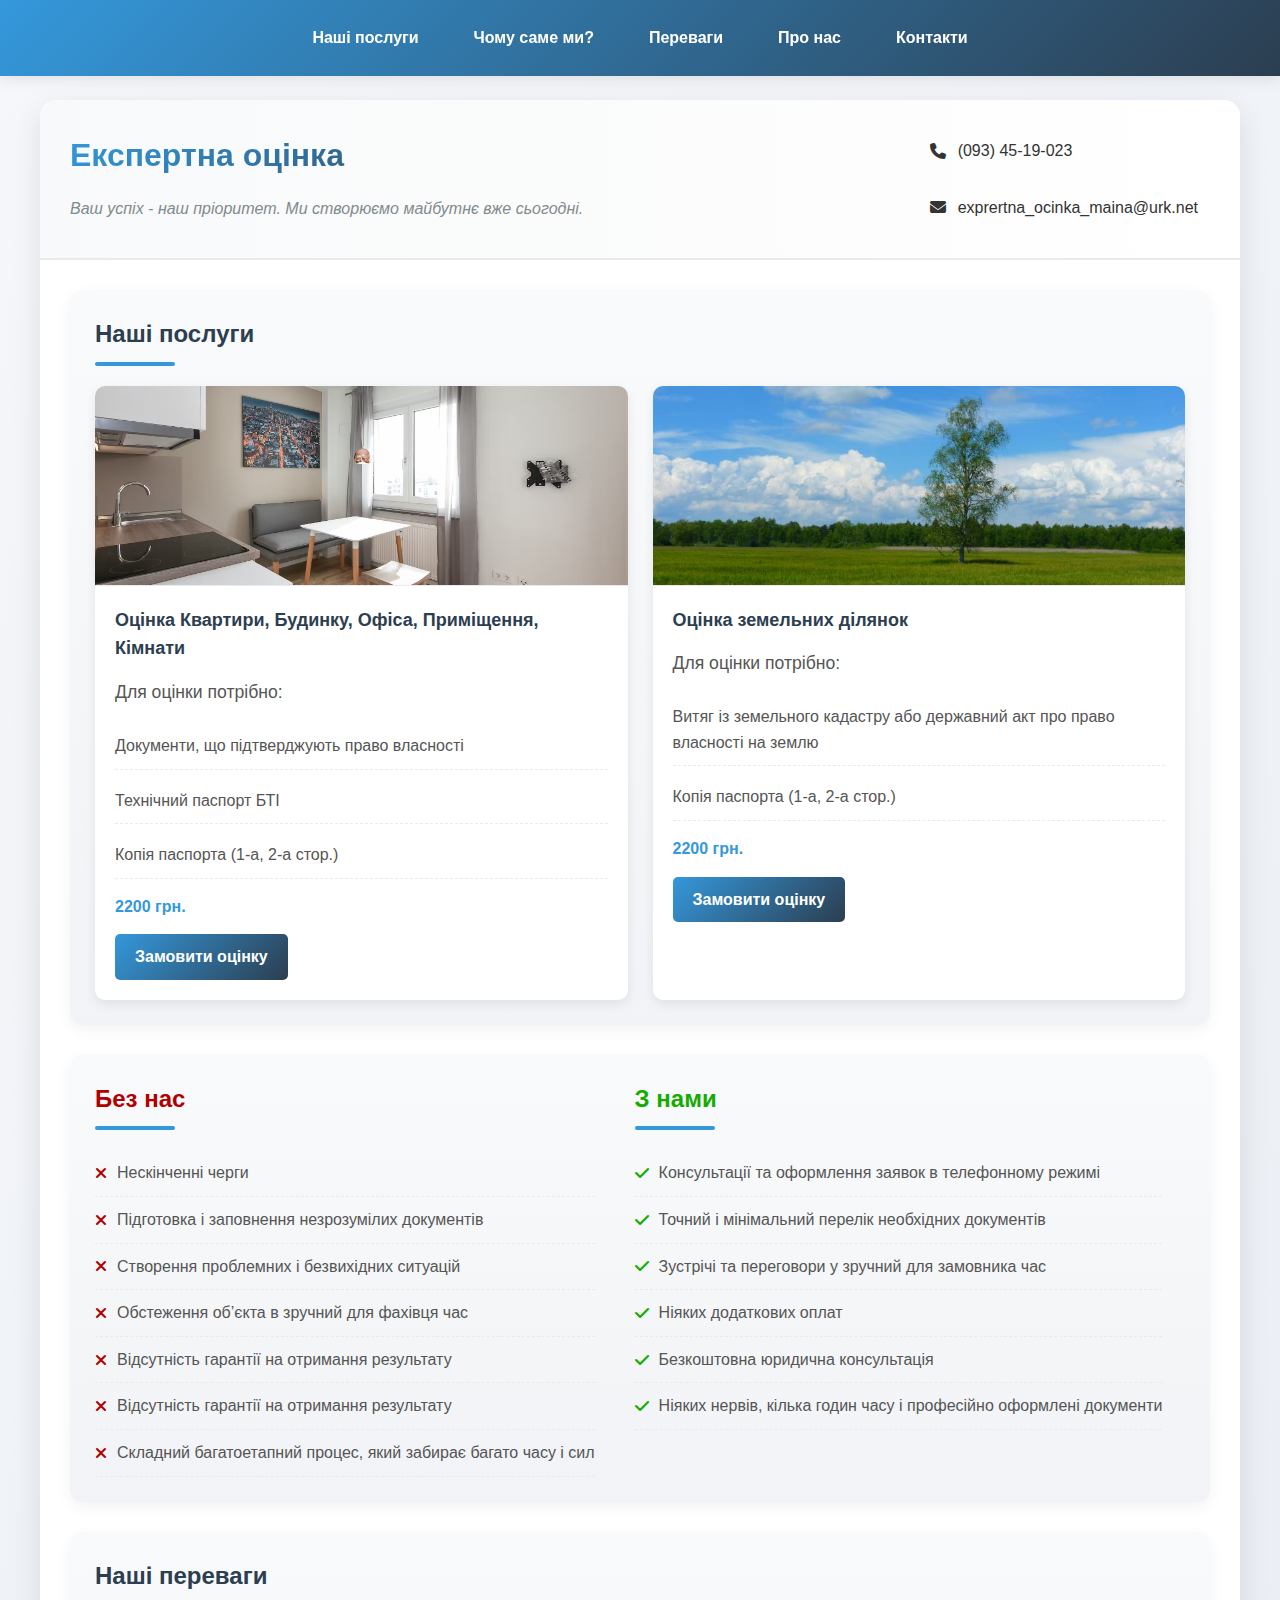
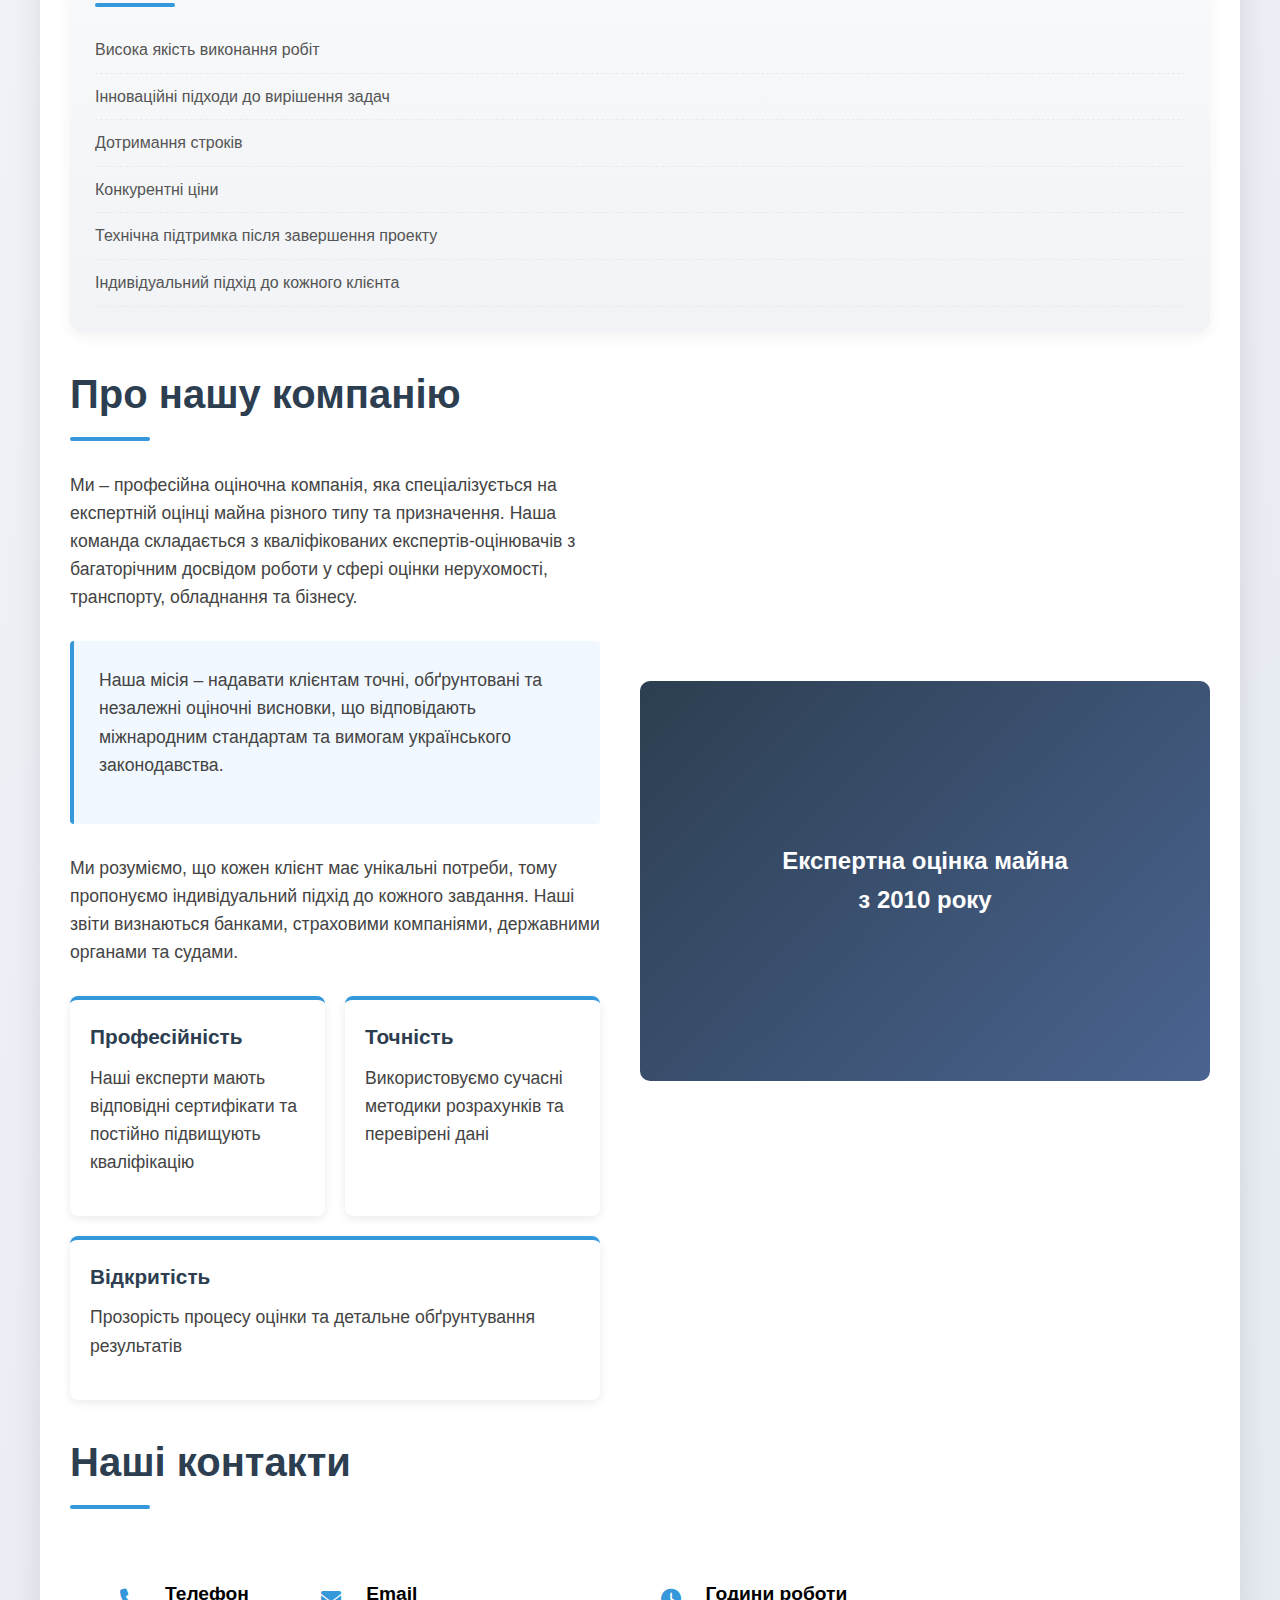
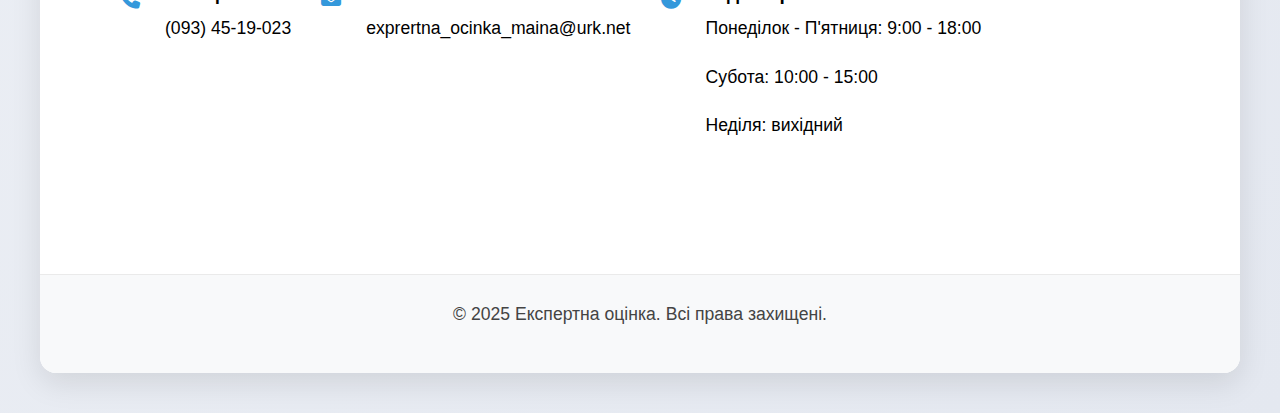
<file: index.html>
<!DOCTYPE html>
<html lang="uk">
  <head>
    <meta charset="UTF-8" />
    <meta name="viewport" content="width=device-width, initial-scale=1.0" />
    <title>Експертна оцінка майна</title>
    <link rel="icon" href="assets/icon.png" type="image/png" />
    <link
      rel="stylesheet"
      href="https://cdnjs.cloudflare.com/ajax/libs/font-awesome/6.4.0/css/all.min.css"
    />
    <link rel="stylesheet" href="index.css" />
  </head>
  <body>
    <nav class="navigation">
      <ul class="navigation-list">
        <li data-target="services">Наші послуги</li>
        <li data-target="why-us">Чому саме ми?</li>
        <li data-target="advantages">Переваги</li>
        <li data-target="about">Про нас</li>
        <li data-target="contacts">Контакти</li>
      </ul>
    </nav>

    <div class="container">
      <div class="site">
        <header class="header">
          <div class="branding">
            <div class="logo">Експертна оцінка</div>
            <div class="tagline">
              Ваш успіх - наш пріоритет. Ми створюємо майбутнє вже сьогодні.
            </div>
          </div>
          <div class="contacts">
            <div class="contact-item">
              <i class="fas fa-phone"></i>
              <span class="phone"
                >(093) 45-19-023
                <div class="copy-tooltip">Скопіювати</div>
              </span>
            </div>
            <div class="contact-item">
              <i class="fas fa-envelope"></i>
              <span class="email"
                >exprertna_ocinka_maina@urk.net
                <div class="copy-tooltip">Скопіювати</div>
              </span>
            </div>
          </div>
        </header>

        <main class="main-content">
          <div class="section" id="services">
            <h2>Наші послуги</h2>

            <div class="services-grid">
              <div class="service-card">
                <div class="service-image">
                  <img
                    src="./assets/services/room.jpg"
                    alt="[Фото для оцінки нерухомості]"
                  />
                </div>
                <div class="service-content">
                  <h3 class="service-title">
                    Оцінка Квартири, Будинку, Офіса, Приміщення, Кімнати
                  </h3>
                  <p>Для оцінки потрібно:</p>
                  <ul class="service-docs">
                    <li>Документи, що підтверджують право власності</li>
                    <li>Технічний паспорт БТІ</li>
                    <li>Копія паспорта (1-а, 2-а стор.)</li>
                  </ul>
                  <div class="service-price">2200 грн.</div>
                  <a href="#" class="service-button">Замовити оцінку</a>
                </div>
              </div>

              <div class="service-card">
                <div class="service-image">
                  <img
                    src="./assets/services/land.jpg"
                    alt="[Фото для оцінки земельних ділянок]"
                  />
                </div>
                <div class="service-content">
                  <h3 class="service-title">Оцінка земельних ділянок</h3>
                  <p>Для оцінки потрібно:</p>
                  <ul class="service-docs">
                    <li>
                      Витяг із земельного кадастру або державний акт про право
                      власності на землю
                    </li>
                    <li>Копія паспорта (1-а, 2-а стор.)</li>
                  </ul>
                  <div class="service-price">2200 грн.</div>
                  <a href="#" class="service-button">Замовити оцінку</a>
                </div>
              </div>
            </div>
          </div>

          <div class="section whyUs" id="why-us">
            <div>
              <h2 style="color: #b10000">Без нас</h2>
              <ul class="reason-list">
                <li class="reason">
                  <i class="fa-solid fa-xmark" style="color: #b10000"></i>
                  Нескінченні черги
                </li>
                <li class="reason">
                  <i class="fa-solid fa-xmark" style="color: #b10000"></i>
                  Підготовка і заповнення незрозумілих документів
                </li>
                <li class="reason">
                  <i class="fa-solid fa-xmark" style="color: #b10000"></i>
                  Створення проблемних і безвихідних ситуацій
                </li>
                <li class="reason">
                  <i class="fa-solid fa-xmark" style="color: #b10000"></i>
                  Обстеження об’єкта в зручний для фахівця час
                </li>
                <li class="reason">
                  <i class="fa-solid fa-xmark" style="color: #b10000"></i>
                  Відсутність гарантії на отримання результату
                </li>
                <li class="reason">
                  <i class="fa-solid fa-xmark" style="color: #b10000"></i>
                  Відсутність гарантії на отримання результату
                </li>
                <li class="reason">
                  <i class="fa-solid fa-xmark" style="color: #b10000"></i>
                  Складний багатоетапний процес, який забирає багато часу і сил
                </li>
              </ul>
            </div>
            <div>
              <h2 style="color: #14ac00">З нами</h2>
              <ul class="reason-list">
                <li class="reason">
                  <i class="fa-solid fa-check" style="color: #14ac00"></i
                  >Консультації та оформлення заявок в телефонному режимі
                </li>
                <li class="reason">
                  <i class="fa-solid fa-check" style="color: #14ac00"></i>Точний
                  і мінімальний перелік необхідних документів
                </li>
                <li class="reason">
                  <i class="fa-solid fa-check" style="color: #14ac00"></i
                  >Зустрічі та переговори у зручний для замовника час
                </li>
                <li class="reason">
                  <i class="fa-solid fa-check" style="color: #14ac00"></i>Ніяких
                  додаткових оплат
                </li>
                <li class="reason">
                  <i class="fa-solid fa-check" style="color: #14ac00"></i
                  >Безкоштовна юридична консультація
                </li>
                <li class="reason">
                  <i class="fa-solid fa-check" style="color: #14ac00"></i>Ніяких
                  нервів, кілька годин часу і професійно оформлені документи
                </li>
              </ul>
            </div>
          </div>

          <div class="section" id="advantages">
            <h2>Наші переваги</h2>
            <ul>
              <li>Висока якість виконання робіт</li>
              <li>Інноваційні підходи до вирішення задач</li>
              <li>Дотримання строків</li>
              <li>Конкурентні ціни</li>
              <li>Технічна підтримка після завершення проекту</li>
              <li>Індивідуальний підхід до кожного клієнта</li>
            </ul>
          </div>

          <section class="about-section" id="about">
            <div class="about-content">
              <h2>Про нашу компанію</h2>
              <p>
                Ми – професійна оціночна компанія, яка спеціалізується на
                експертній оцінці майна різного типу та призначення. Наша
                команда складається з кваліфікованих експертів-оцінювачів з
                багаторічним досвідом роботи у сфері оцінки нерухомості,
                транспорту, обладнання та бізнесу.
              </p>

              <div class="mission-block">
                <p>
                  Наша місія – надавати клієнтам точні, обґрунтовані та
                  незалежні оціночні висновки, що відповідають міжнародним
                  стандартам та вимогам українського законодавства.
                </p>
              </div>

              <p>
                Ми розуміємо, що кожен клієнт має унікальні потреби, тому
                пропонуємо індивідуальний підхід до кожного завдання. Наші звіти
                визнаються банками, страховими компаніями, державними органами
                та судами.
              </p>

              <div class="values-list">
                <div class="value-item">
                  <h3>Професійність</h3>
                  <p>
                    Наші експерти мають відповідні сертифікати та постійно
                    підвищують кваліфікацію
                  </p>
                </div>
                <div class="value-item">
                  <h3>Точність</h3>
                  <p>
                    Використовуємо сучасні методики розрахунків та перевірені
                    дані
                  </p>
                </div>
                <div class="value-item">
                  <h3>Відкритість</h3>
                  <p>
                    Прозорість процесу оцінки та детальне обґрунтування
                    результатів
                  </p>
                </div>
              </div>
            </div>

            <div class="about-image">
              Експертна оцінка майна<br />з 2010 року
            </div>
          </section>

          <section class="contact-section" id="contacts">
            <h2>Наші контакти</h2>

            <div class="contact-info">
              <div class="info-item">
                <i class="fas fa-phone"></i>
                <div class="info-content">
                  <h3>Телефон</h3>
                  <p>(093) 45-19-023</p>
                </div>
              </div>

              <div class="info-item">
                <i class="fas fa-envelope"></i>
                <div class="info-content">
                  <h3>Email</h3>
                  <p>exprertna_ocinka_maina@urk.net</p>
                </div>
              </div>

              <div class="info-item">
                <i class="fas fa-clock"></i>
                <div class="info-content">
                  <h3>Години роботи</h3>
                  <p>Понеділок - П'ятниця: 9:00 - 18:00</p>
                  <p>Субота: 10:00 - 15:00</p>
                  <p>Неділя: вихідний</p>
                </div>
              </div>
            </div>
          </section>
        </main>

        <footer class="footer">
          <p>© 2025 Експертна оцінка. Всі права захищені.</p>
        </footer>
      </div>
    </div>

    <div class="copy-notification" id="copyNotification">
      <i class="fas fa-check-circle"></i>
      <span>Скопійовано!</span>
    </div>

    <script src="index.js"></script>
  </body>
</html>
</file>
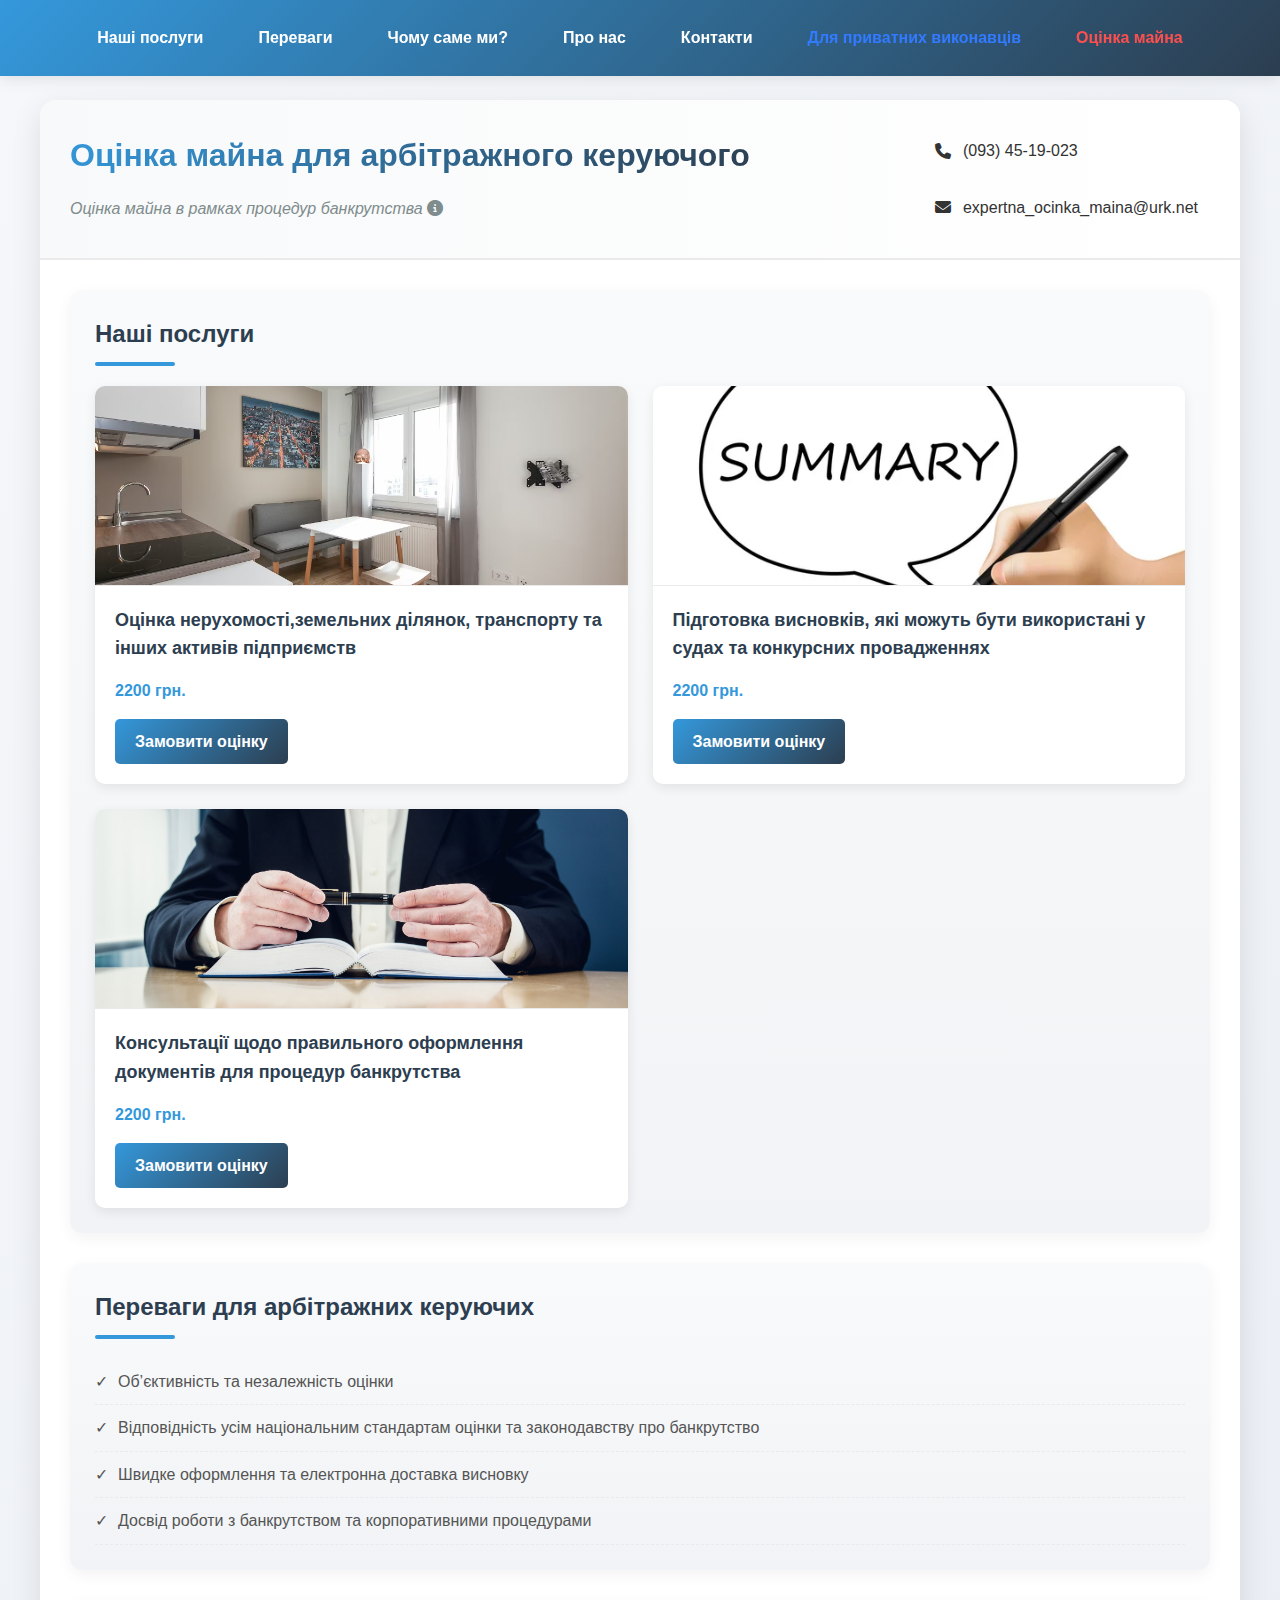
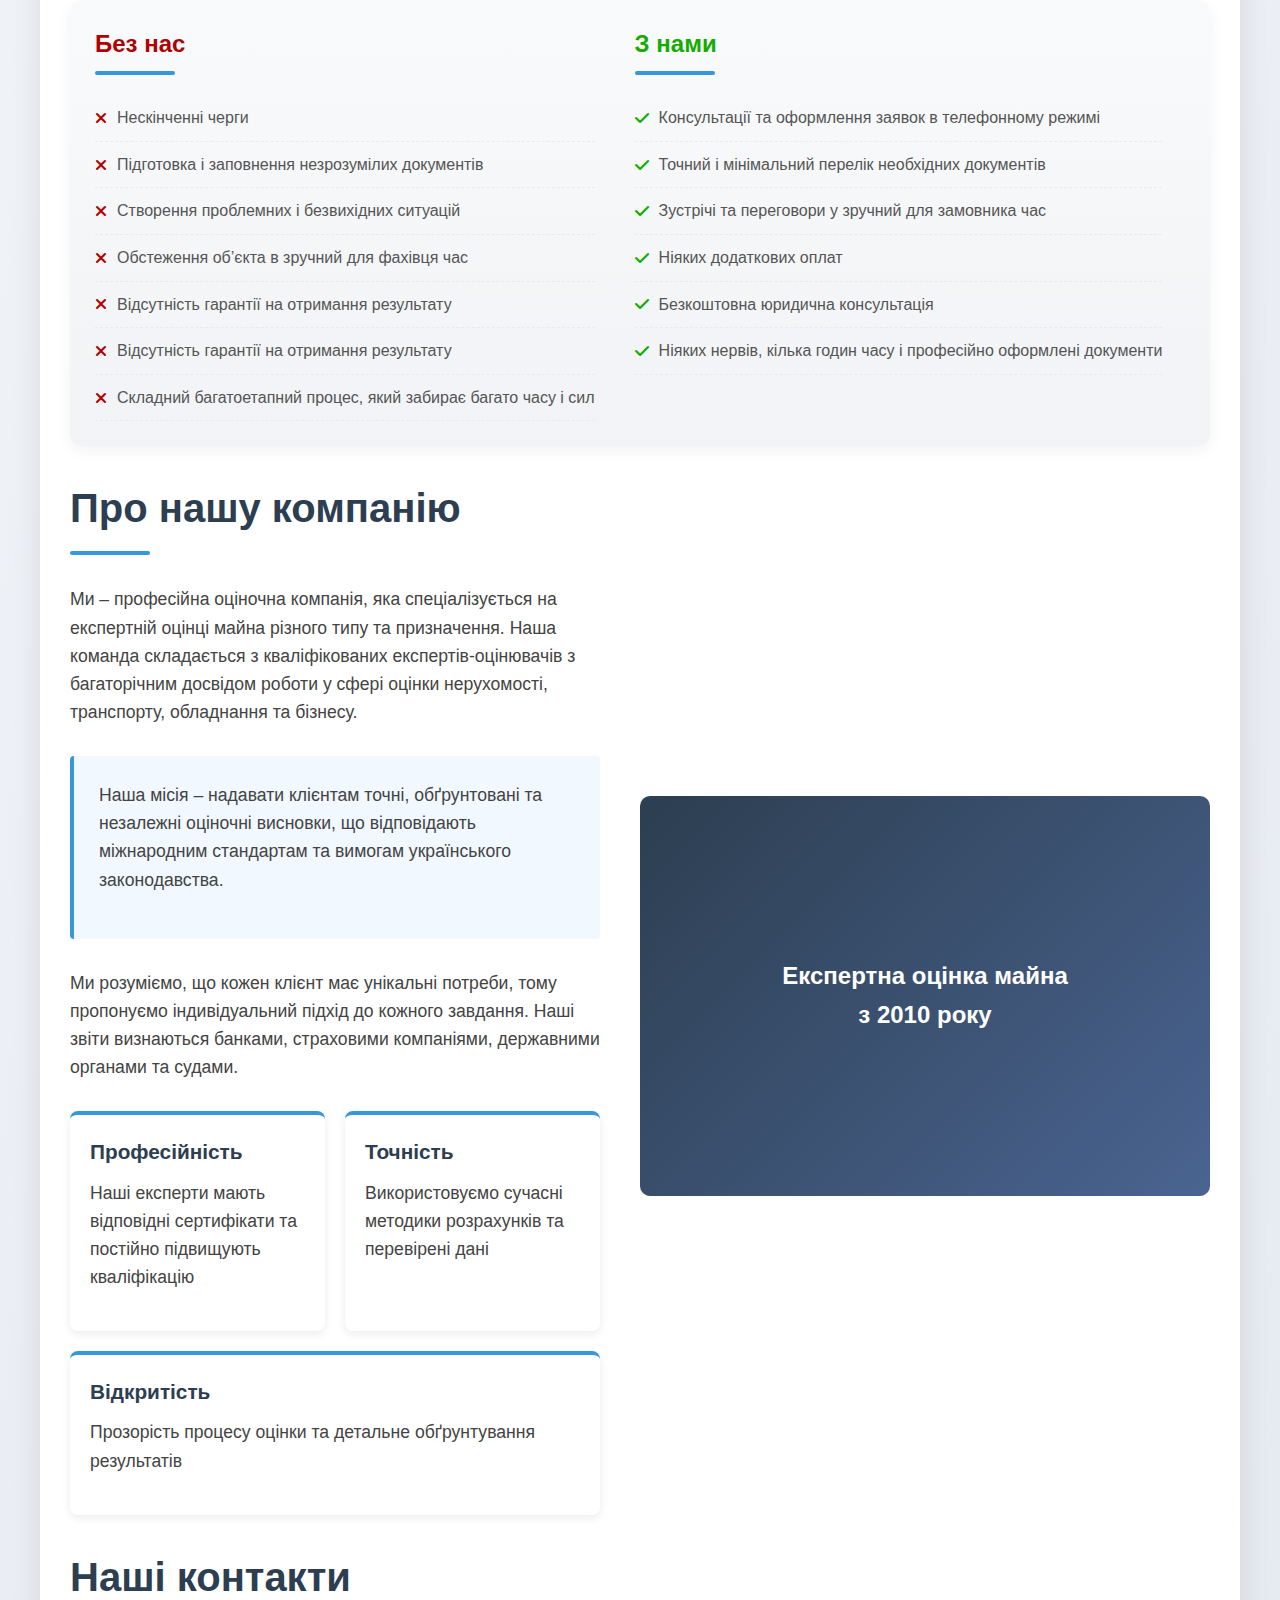
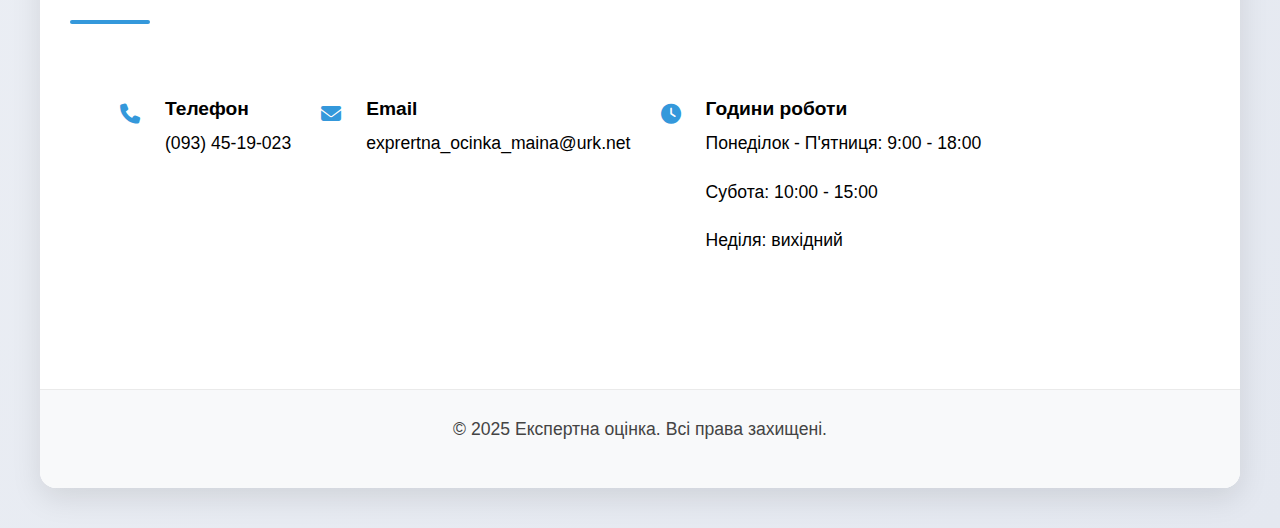
<file: arbitrage_manager.html>
<!DOCTYPE html>
<html lang="uk">
  <head>
    <meta charset="UTF-8" />
    <meta name="viewport" content="width=device-width, initial-scale=1.0" />
    <title>Оцінка майна для арбітражного керуючого</title>
    <link rel="icon" href="assets/icon.png" type="image/png" />
    <link
      rel="stylesheet"
      href="https://cdnjs.cloudflare.com/ajax/libs/font-awesome/6.4.0/css/all.min.css"
    />
    <link rel="stylesheet" href="index.css" />
    <link rel="stylesheet" href="private_executors.css" />
  </head>
  <body>
    <nav class="navigation">
      <ul class="navigation-list">
        <li data-target="services">Наші послуги</li>
        <li data-target="advantages">Переваги</li>
        <li data-target="why-us">Чому саме ми?</li>
        <li data-target="about">Про нас</li>
        <li data-target="contacts">Контакти</li>
        <li>
          <a
            style="color: #327aff; text-decoration: none"
            href="private_executors.html"
            >Для приватних виконавців</a
          >
        </li>
        <li>
          <a style="color: #fe4f4f; text-decoration: none" href="index.html"
            >Оцінка майна</a
          >
        </li>
      </ul>
    </nav>

    <div class="container">
      <div class="site">
        <header class="header">
          <div class="branding">
            <div class="logo">Оцінка майна для арбітражного керуючого</div>
            <div class="tagline">
              Оцінка майна в рамках процедур банкрутства
              <span class="info-btn"><i class="fas fa-info-circle"></i></span>
              <div class="info-tooltip">
                Надаємо об’єктивну і юридично бездоганну оцінку майна для
                процедур банкрутства та ліквідації. Наші висновки відповідають
                вимогам закону і забезпечують безпеку дій арбітражного
                керуючого.
              </div>
            </div>
          </div>
          <div class="contacts">
            <div class="contact-item">
              <i class="fas fa-phone"></i>
              <span class="phone"
                >(093) 45-19-023
                <div class="copy-tooltip">Скопіювати</div>
              </span>
            </div>
            <div class="contact-item">
              <i class="fas fa-envelope"></i>
              <span class="email"
                >expertna_ocinka_maina@urk.net
                <div class="copy-tooltip">Скопіювати</div>
              </span>
            </div>
          </div>
        </header>

        <main class="main-content">
          <div class="section" id="services">
            <h2>Наші послуги</h2>

            <div class="services-grid">
              <div class="service-card">
                <div class="service-image">
                  <img
                    src="./assets/services/room.jpg"
                    alt="[Фото для оцінки нерухомості]"
                  />
                </div>
                <div class="service-content">
                  <h3 class="service-title">
                    Оцінка нерухомості,земельних ділянок, транспорту та інших
                    активів підприємств
                  </h3>
                  <div class="service-price">2200 грн.</div>
                  <a class="service-button">Замовити оцінку</a>
                </div>
              </div>

              <div class="service-card">
                <div class="service-image">
                  <img
                    src="./assets/services/summary.jpg"
                    alt="[Фото для висновку]"
                  />
                </div>
                <div class="service-content">
                  <h3 class="service-title">
                    Підготовка висновків, які можуть бути використані у судах та
                    конкурсних провадженнях
                  </h3>

                  <div class="service-price">2200 грн.</div>
                  <a class="service-button">Замовити оцінку</a>
                </div>
              </div>
              <div class="service-card">
                <div class="service-image">
                  <img
                    src="./assets/services/consultation.jpg"
                    alt="[Фото для Консультації]"
                  />
                </div>
                <div class="service-content">
                  <h3 class="service-title">
                    Консультації щодо правильного оформлення документів для
                    процедур банкрутства
                  </h3>

                  <div class="service-price">2200 грн.</div>
                  <a class="service-button">Замовити оцінку</a>
                </div>
              </div>
            </div>
          </div>

          <div class="section" id="advantages">
            <h2>Переваги для арбітражних керуючих</h2>
            <ul id="advantage-list">
              <li>Об’єктивність та незалежність оцінки</li>
              <li>
                Відповідність усім національним стандартам оцінки та
                законодавству про банкрутство
              </li>
              <li>Швидке оформлення та електронна доставка висновку</li>
              <li>
                Досвід роботи з банкрутством та корпоративними процедурами
              </li>
            </ul>
          </div>

          <div class="section whyUs" id="why-us">
            <div>
              <h2 style="color: #b10000">Без нас</h2>
              <ul class="reason-list">
                <li class="reason">
                  <i class="fa-solid fa-xmark" style="color: #b10000"></i>
                  Нескінченні черги
                </li>
                <li class="reason">
                  <i class="fa-solid fa-xmark" style="color: #b10000"></i>
                  Підготовка і заповнення незрозумілих документів
                </li>
                <li class="reason">
                  <i class="fa-solid fa-xmark" style="color: #b10000"></i>
                  Створення проблемних і безвихідних ситуацій
                </li>
                <li class="reason">
                  <i class="fa-solid fa-xmark" style="color: #b10000"></i>
                  Обстеження об’єкта в зручний для фахівця час
                </li>
                <li class="reason">
                  <i class="fa-solid fa-xmark" style="color: #b10000"></i>
                  Відсутність гарантії на отримання результату
                </li>
                <li class="reason">
                  <i class="fa-solid fa-xmark" style="color: #b10000"></i>
                  Відсутність гарантії на отримання результату
                </li>
                <li class="reason">
                  <i class="fa-solid fa-xmark" style="color: #b10000"></i>
                  Складний багатоетапний процес, який забирає багато часу і сил
                </li>
              </ul>
            </div>
            <div>
              <h2 style="color: #14ac00">З нами</h2>
              <ul class="reason-list">
                <li class="reason">
                  <i class="fa-solid fa-check" style="color: #14ac00"></i
                  >Консультації та оформлення заявок в телефонному режимі
                </li>
                <li class="reason">
                  <i class="fa-solid fa-check" style="color: #14ac00"></i>Точний
                  і мінімальний перелік необхідних документів
                </li>
                <li class="reason">
                  <i class="fa-solid fa-check" style="color: #14ac00"></i
                  >Зустрічі та переговори у зручний для замовника час
                </li>
                <li class="reason">
                  <i class="fa-solid fa-check" style="color: #14ac00"></i>Ніяких
                  додаткових оплат
                </li>
                <li class="reason">
                  <i class="fa-solid fa-check" style="color: #14ac00"></i
                  >Безкоштовна юридична консультація
                </li>
                <li class="reason">
                  <i class="fa-solid fa-check" style="color: #14ac00"></i>Ніяких
                  нервів, кілька годин часу і професійно оформлені документи
                </li>
              </ul>
            </div>
          </div>

          <section class="about-section" id="about">
            <div class="about-content">
              <h2>Про нашу компанію</h2>
              <p>
                Ми – професійна оціночна компанія, яка спеціалізується на
                експертній оцінці майна різного типу та призначення. Наша
                команда складається з кваліфікованих експертів-оцінювачів з
                багаторічним досвідом роботи у сфері оцінки нерухомості,
                транспорту, обладнання та бізнесу.
              </p>

              <div class="mission-block">
                <p>
                  Наша місія – надавати клієнтам точні, обґрунтовані та
                  незалежні оціночні висновки, що відповідають міжнародним
                  стандартам та вимогам українського законодавства.
                </p>
              </div>

              <p>
                Ми розуміємо, що кожен клієнт має унікальні потреби, тому
                пропонуємо індивідуальний підхід до кожного завдання. Наші звіти
                визнаються банками, страховими компаніями, державними органами
                та судами.
              </p>

              <div class="values-list">
                <div class="value-item">
                  <h3>Професійність</h3>
                  <p>
                    Наші експерти мають відповідні сертифікати та постійно
                    підвищують кваліфікацію
                  </p>
                </div>
                <div class="value-item">
                  <h3>Точність</h3>
                  <p>
                    Використовуємо сучасні методики розрахунків та перевірені
                    дані
                  </p>
                </div>
                <div class="value-item">
                  <h3>Відкритість</h3>
                  <p>
                    Прозорість процесу оцінки та детальне обґрунтування
                    результатів
                  </p>
                </div>
              </div>
            </div>

            <div class="about-image">
              Експертна оцінка майна<br />з 2010 року
            </div>
          </section>

          <section class="contact-section" id="contacts">
            <h2>Наші контакти</h2>

            <div class="contact-info">
              <div class="info-item">
                <i class="fas fa-phone"></i>
                <div class="info-content">
                  <h3>Телефон</h3>
                  <p class="phone">(093) 45-19-023</p>
                  <div class="copy-tooltip">Скопіювати</div>
                </div>
              </div>

              <div class="info-item">
                <i class="fas fa-envelope"></i>
                <div class="info-content">
                  <h3>Email</h3>
                  <p class="email">exprertna_ocinka_maina@urk.net</p>
                  <div class="copy-tooltip">Скопіювати</div>
                </div>
              </div>

              <div class="info-item">
                <i class="fas fa-clock"></i>
                <div class="info-content">
                  <h3>Години роботи</h3>
                  <p>Понеділок - П'ятниця: 9:00 - 18:00</p>
                  <p>Субота: 10:00 - 15:00</p>
                  <p>Неділя: вихідний</p>
                </div>
              </div>
            </div>
          </section>
        </main>

        <footer class="footer">
          <p>© 2025 Експертна оцінка. Всі права захищені.</p>
        </footer>
      </div>
    </div>

    <div class="copy-notification" id="copyNotification">
      <i class="fas fa-check-circle"></i>
      <span>Скопійовано!</span>
    </div>

    <dialog id="service-dialog">
      <div class="dialog-content">
        <div class="dialog-header">
          <h2>Зв'яжіться з нами</h2>
          <button class="close-button"><i class="fa fa-times"></i></button>
        </div>

        <div class="contact-info-dialog">
          <div class="contact-item-dialog phone">
            <i class="fas fa-phone"></i>
            <div class="info-content">
              <h3>Телефон для консультацій</h3>
              <p class="phone-number">(093) 45-19-023</p>
            </div>
          </div>

          <div class="contact-item-dialog email">
            <i class="fas fa-envelope"></i>
            <div class="info-content">
              <h3>Email</h3>
              <p>expertna_ocinka_maina@urk.net</p>
            </div>
          </div>

          <div class="contact-item-dialog remove-hover">
            <i class="fas fa-clock"></i>
            <div class="info-content">
              <h3>Години роботи</h3>
              <p>Пн-Пт: 9:00 - 18:00</p>
              <p>Сб: 10:00 - 15:00</p>
              <p>Нд: вихідний</p>
            </div>
          </div>
        </div>
      </div>
    </dialog>

    <script src="index.js"></script>
    <script>
      const infoBtn = document.querySelector(".info-btn");
      const infoTooltip = document.querySelector(".info-tooltip");
      const serviceBtn = document.querySelectorAll(".service-button");
      const serviceDialog = document.getElementById("service-dialog");
      const closeButton = document.querySelector(".close-button");

      infoBtn.addEventListener("mouseover", function (event) {
        event.stopPropagation();
        infoTooltip.style.display =
          infoTooltip.style.display === "block" ? "none" : "block";
      });

      document.addEventListener("mouseout", function () {
        infoTooltip.style.display = "none";
      });

      serviceBtn.forEach((btn) => {
        btn.addEventListener("click", function (event) {
          serviceDialog.showModal();
        });
      });

      closeButton.addEventListener("click", function () {
        serviceDialog.close();
      });

      serviceDialog.addEventListener("click", function (event) {
        const rect = serviceDialog.getBoundingClientRect();
        if (
          event.clientX < rect.left ||
          event.clientX > rect.right ||
          event.clientY < rect.top ||
          event.clientY > rect.bottom
        ) {
          serviceDialog.close();
        }
      });
    </script>
  </body>
</html>
</file>
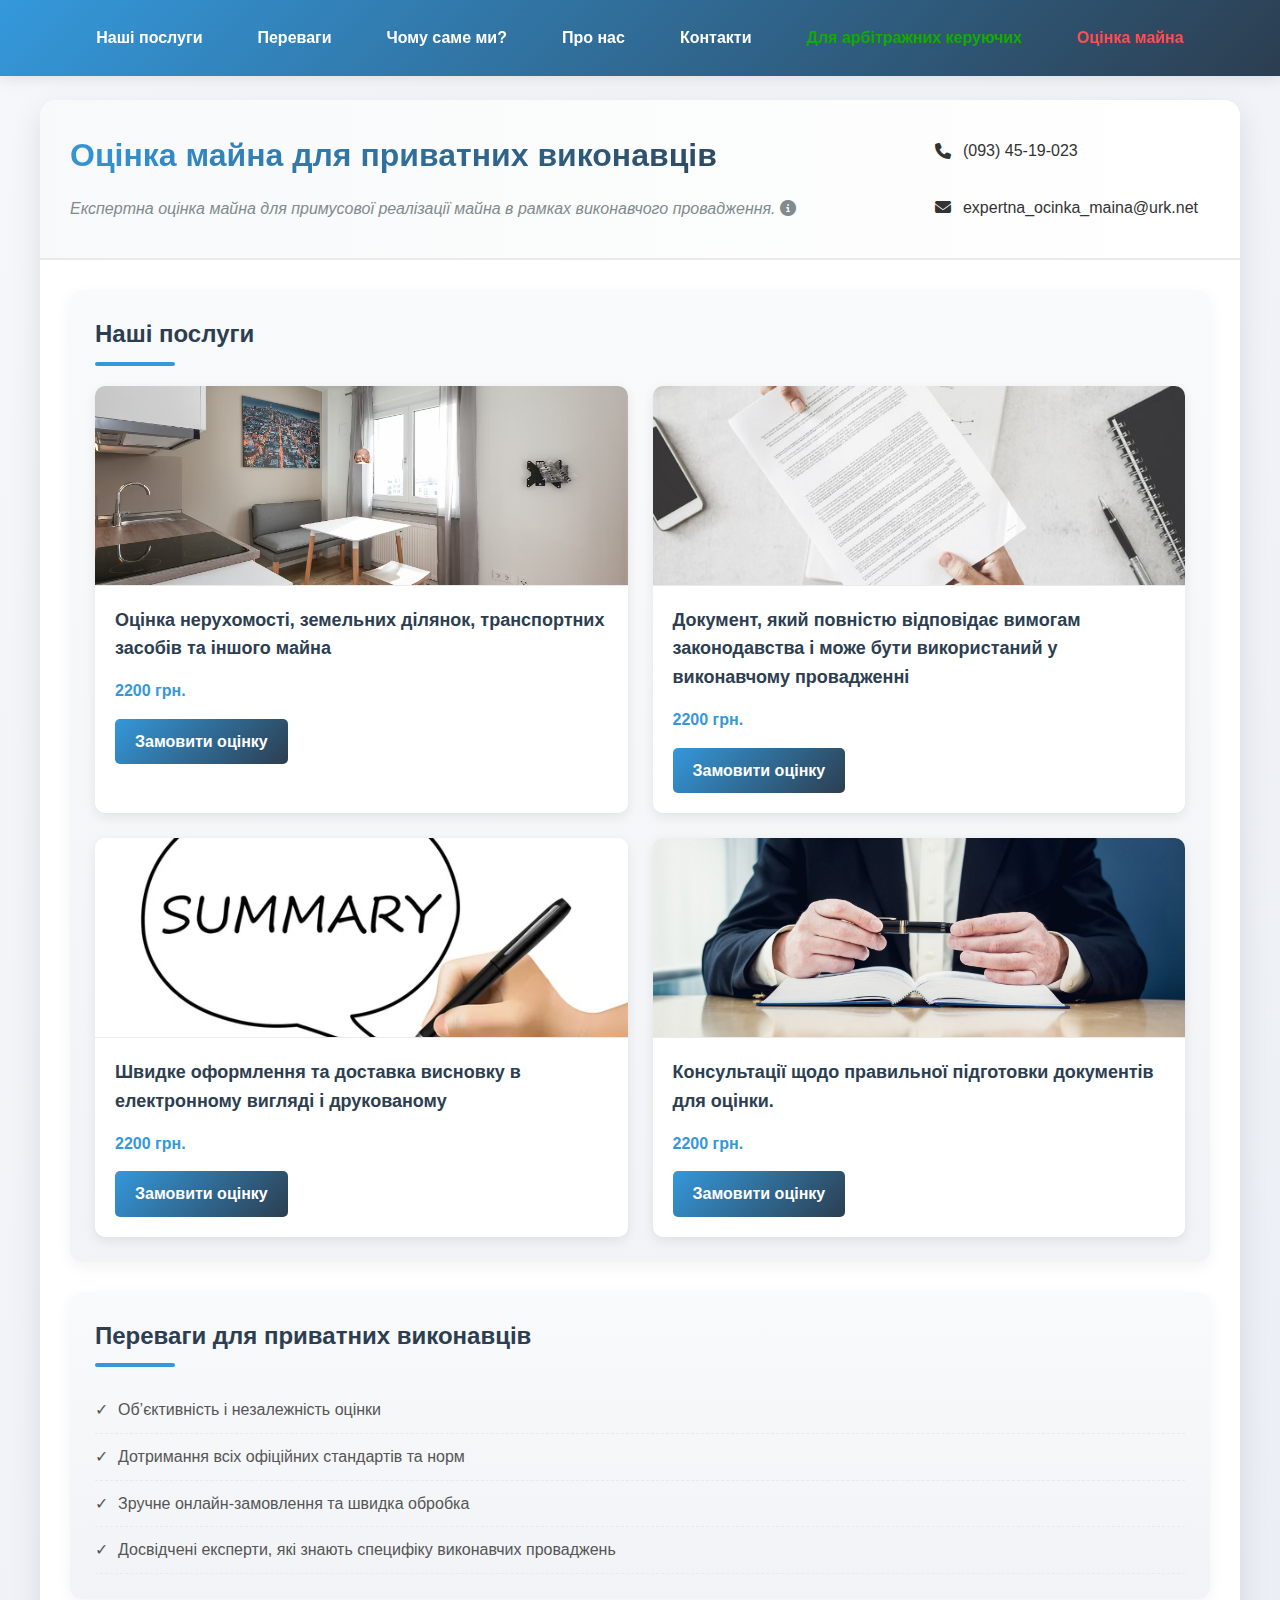
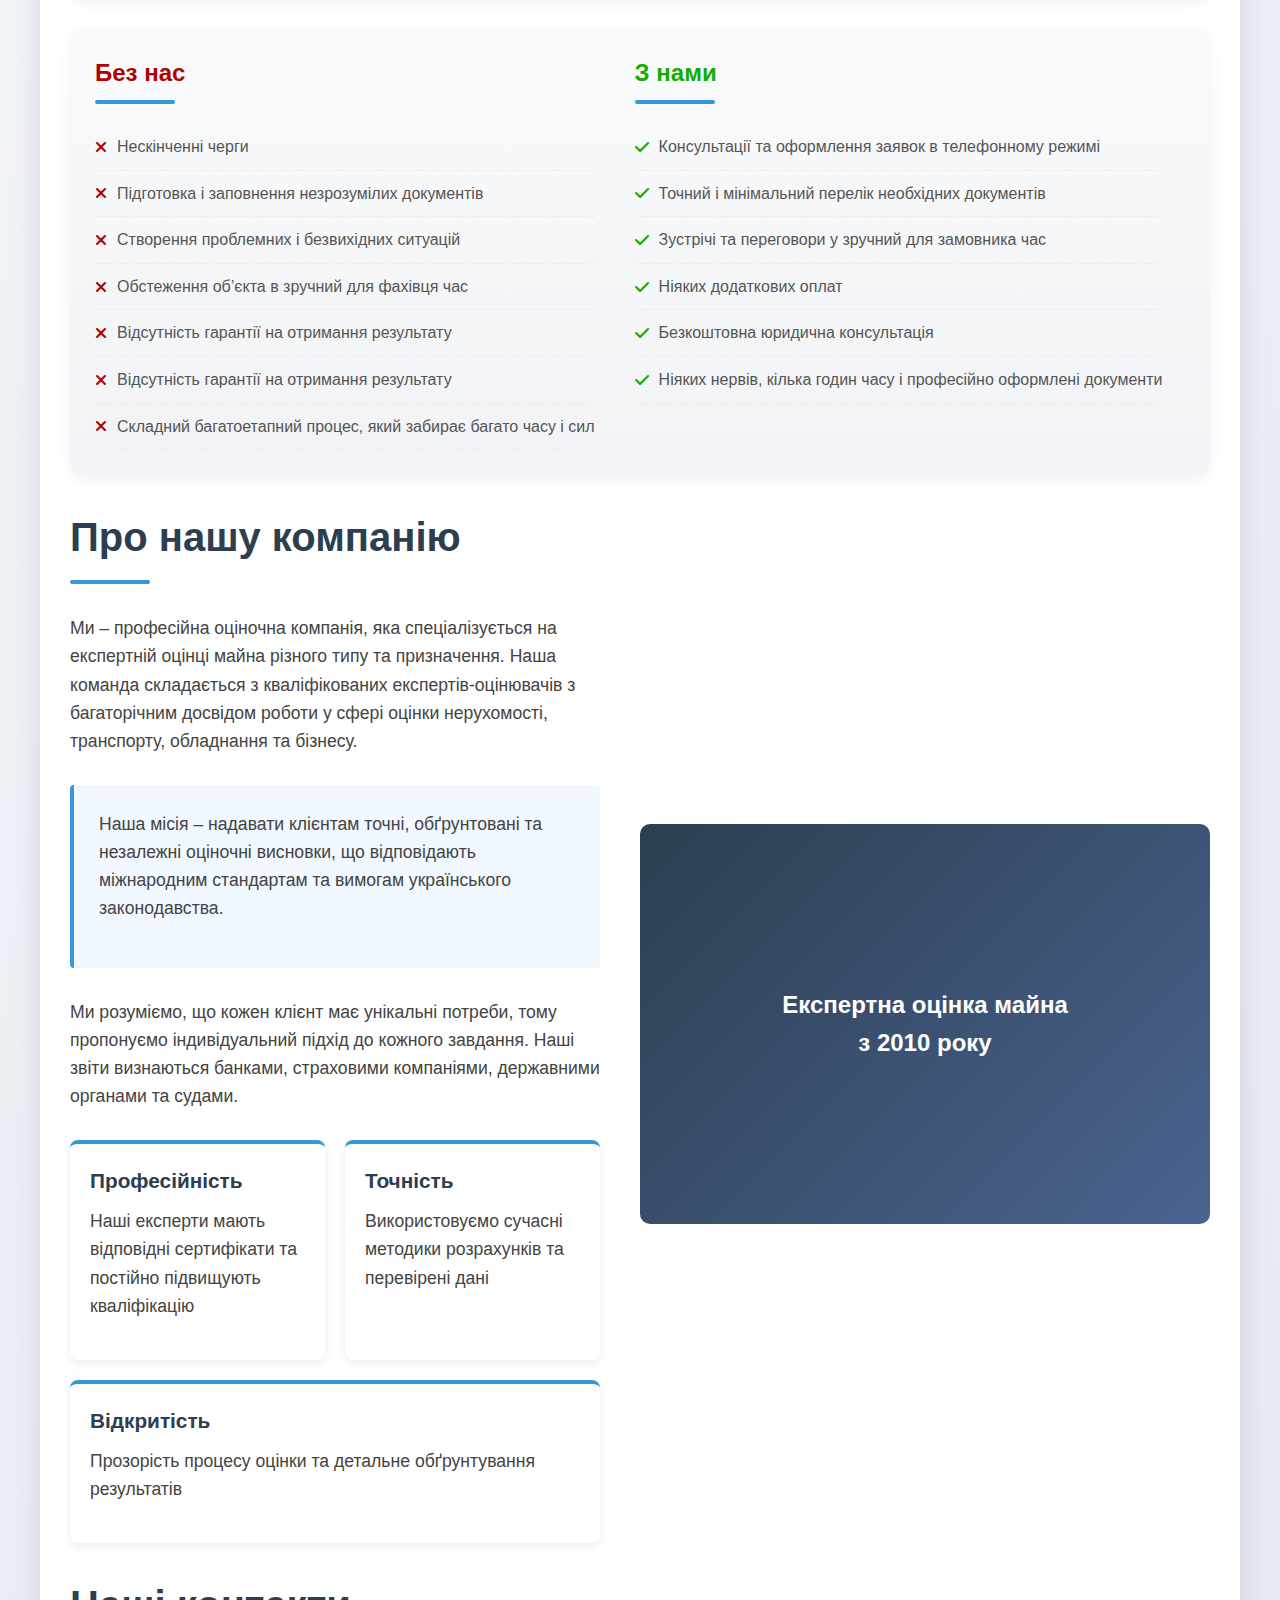
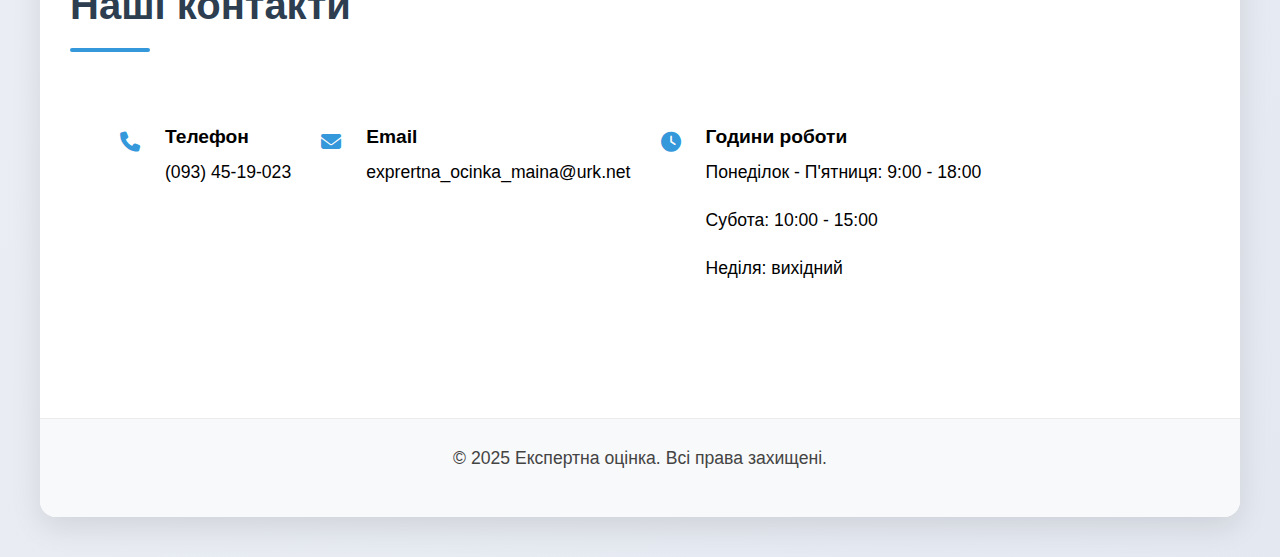
<file: private_executors.html>
<!DOCTYPE html>
<html lang="uk">
  <head>
    <meta charset="UTF-8" />
    <meta name="viewport" content="width=device-width, initial-scale=1.0" />
    <title>Оцінка майна для приватних виконавців</title>
    <link rel="icon" href="assets/icon.png" type="image/png" />
    <link
      rel="stylesheet"
      href="https://cdnjs.cloudflare.com/ajax/libs/font-awesome/6.4.0/css/all.min.css"
    />
    <link rel="stylesheet" href="index.css" />
    <link rel="stylesheet" href="private_executors.css" />
  </head>
  <body>
    <nav class="navigation">
      <ul class="navigation-list">
        <li data-target="services">Наші послуги</li>
        <li data-target="advantages">Переваги</li>
        <li data-target="why-us">Чому саме ми?</li>
        <li data-target="about">Про нас</li>
        <li data-target="contacts">Контакти</li>
        <li>
          <a
            style="color: #14ac00; text-decoration: none"
            href="arbitrage_manager.html"
            >Для арбітражних керуючих</a
          >
        </li>
        <li>
          <a style="color: #fe4f4f; text-decoration: none" href="index.html"
            >Оцінка майна</a
          >
        </li>
      </ul>
    </nav>

    <div class="container">
      <div class="site">
        <header class="header">
          <div class="branding">
            <div class="logo">Оцінка майна для приватних виконавців</div>
            <div class="tagline">
              Експертна оцінка майна для примусової реалізації майна в рамках
              виконавчого провадження.
              <span class="info-btn"><i class="fas fa-info-circle"></i></span>
              <div class="info-tooltip">
                Ми надаємо швидку та об’єктивну оцінку майна, необхідну для
                реалізації майна при виконанні рішень суду та виконавчих
                проваджень. <br />
                Наша експертна оцінка допомагає приватним виконавцям діяти
                ефективно і законно.
              </div>
            </div>
          </div>
          <div class="contacts">
            <div class="contact-item">
              <i class="fas fa-phone"></i>
              <span class="phone"
                >(093) 45-19-023
                <div class="copy-tooltip">Скопіювати</div>
              </span>
            </div>
            <div class="contact-item">
              <i class="fas fa-envelope"></i>
              <span class="email"
                >expertna_ocinka_maina@urk.net
                <div class="copy-tooltip">Скопіювати</div>
              </span>
            </div>
          </div>
        </header>

        <main class="main-content">
          <div class="section" id="services">
            <h2>Наші послуги</h2>

            <div class="services-grid">
              <div class="service-card">
                <div class="service-image">
                  <img
                    src="./assets/services/room.jpg"
                    alt="[Фото для оцінки нерухомості]"
                  />
                </div>
                <div class="service-content">
                  <h3 class="service-title">
                    Оцінка нерухомості, земельних ділянок, транспортних засобів
                    та іншого майна
                  </h3>
                  <div class="service-price">2200 грн.</div>
                  <a class="service-button">Замовити оцінку</a>
                </div>
              </div>

              <div class="service-card">
                <div class="service-image">
                  <img
                    src="./assets/services/document.jpg"
                    alt="[Фото для документу]"
                  />
                </div>
                <div class="service-content">
                  <h3 class="service-title">
                    Документ, який повністю відповідає вимогам законодавства і
                    може бути використаний у виконавчому провадженні
                  </h3>

                  <div class="service-price">2200 грн.</div>
                  <a class="service-button">Замовити оцінку</a>
                </div>
              </div>
              <div class="service-card">
                <div class="service-image">
                  <img
                    src="./assets/services/summary.jpg"
                    alt="[Фото для висновку]"
                  />
                </div>
                <div class="service-content">
                  <h3 class="service-title">
                    Швидке оформлення та доставка висновку в електронному
                    вигляді і друкованому
                  </h3>

                  <div class="service-price">2200 грн.</div>
                  <a class="service-button">Замовити оцінку</a>
                </div>
              </div>
              <div class="service-card">
                <div class="service-image">
                  <img
                    src="./assets/services/consultation.jpg"
                    alt="[Фото для Консультації]"
                  />
                </div>
                <div class="service-content">
                  <h3 class="service-title">
                    Консультації щодо правильної підготовки документів для
                    оцінки.
                  </h3>

                  <div class="service-price">2200 грн.</div>
                  <a class="service-button">Замовити оцінку</a>
                </div>
              </div>
            </div>
          </div>

          <div class="section" id="advantages">
            <h2>Переваги для приватних виконавців</h2>
            <ul id="advantage-list">
              <li>Об’єктивність і незалежність оцінки</li>
              <li>Дотримання всіх офіційних стандартів та норм</li>
              <li>Зручне онлайн-замовлення та швидка обробка</li>
              <li>
                Досвідчені експерти, які знають специфіку виконавчих проваджень
              </li>
            </ul>
          </div>

          <div class="section whyUs" id="why-us">
            <div>
              <h2 style="color: #b10000">Без нас</h2>
              <ul class="reason-list">
                <li class="reason">
                  <i class="fa-solid fa-xmark" style="color: #b10000"></i>
                  Нескінченні черги
                </li>
                <li class="reason">
                  <i class="fa-solid fa-xmark" style="color: #b10000"></i>
                  Підготовка і заповнення незрозумілих документів
                </li>
                <li class="reason">
                  <i class="fa-solid fa-xmark" style="color: #b10000"></i>
                  Створення проблемних і безвихідних ситуацій
                </li>
                <li class="reason">
                  <i class="fa-solid fa-xmark" style="color: #b10000"></i>
                  Обстеження об’єкта в зручний для фахівця час
                </li>
                <li class="reason">
                  <i class="fa-solid fa-xmark" style="color: #b10000"></i>
                  Відсутність гарантії на отримання результату
                </li>
                <li class="reason">
                  <i class="fa-solid fa-xmark" style="color: #b10000"></i>
                  Відсутність гарантії на отримання результату
                </li>
                <li class="reason">
                  <i class="fa-solid fa-xmark" style="color: #b10000"></i>
                  Складний багатоетапний процес, який забирає багато часу і сил
                </li>
              </ul>
            </div>
            <div>
              <h2 style="color: #14ac00">З нами</h2>
              <ul class="reason-list">
                <li class="reason">
                  <i class="fa-solid fa-check" style="color: #14ac00"></i
                  >Консультації та оформлення заявок в телефонному режимі
                </li>
                <li class="reason">
                  <i class="fa-solid fa-check" style="color: #14ac00"></i>Точний
                  і мінімальний перелік необхідних документів
                </li>
                <li class="reason">
                  <i class="fa-solid fa-check" style="color: #14ac00"></i
                  >Зустрічі та переговори у зручний для замовника час
                </li>
                <li class="reason">
                  <i class="fa-solid fa-check" style="color: #14ac00"></i>Ніяких
                  додаткових оплат
                </li>
                <li class="reason">
                  <i class="fa-solid fa-check" style="color: #14ac00"></i
                  >Безкоштовна юридична консультація
                </li>
                <li class="reason">
                  <i class="fa-solid fa-check" style="color: #14ac00"></i>Ніяких
                  нервів, кілька годин часу і професійно оформлені документи
                </li>
              </ul>
            </div>
          </div>

          <section class="about-section" id="about">
            <div class="about-content">
              <h2>Про нашу компанію</h2>
              <p>
                Ми – професійна оціночна компанія, яка спеціалізується на
                експертній оцінці майна різного типу та призначення. Наша
                команда складається з кваліфікованих експертів-оцінювачів з
                багаторічним досвідом роботи у сфері оцінки нерухомості,
                транспорту, обладнання та бізнесу.
              </p>

              <div class="mission-block">
                <p>
                  Наша місія – надавати клієнтам точні, обґрунтовані та
                  незалежні оціночні висновки, що відповідають міжнародним
                  стандартам та вимогам українського законодавства.
                </p>
              </div>

              <p>
                Ми розуміємо, що кожен клієнт має унікальні потреби, тому
                пропонуємо індивідуальний підхід до кожного завдання. Наші звіти
                визнаються банками, страховими компаніями, державними органами
                та судами.
              </p>

              <div class="values-list">
                <div class="value-item">
                  <h3>Професійність</h3>
                  <p>
                    Наші експерти мають відповідні сертифікати та постійно
                    підвищують кваліфікацію
                  </p>
                </div>
                <div class="value-item">
                  <h3>Точність</h3>
                  <p>
                    Використовуємо сучасні методики розрахунків та перевірені
                    дані
                  </p>
                </div>
                <div class="value-item">
                  <h3>Відкритість</h3>
                  <p>
                    Прозорість процесу оцінки та детальне обґрунтування
                    результатів
                  </p>
                </div>
              </div>
            </div>

            <div class="about-image">
              Експертна оцінка майна<br />з 2010 року
            </div>
          </section>

          <section class="contact-section" id="contacts">
            <h2>Наші контакти</h2>

            <div class="contact-info">
              <div class="info-item">
                <i class="fas fa-phone"></i>
                <div class="info-content">
                  <h3>Телефон</h3>
                  <p class="phone">(093) 45-19-023</p>
                  <div class="copy-tooltip">Скопіювати</div>
                </div>
              </div>

              <div class="info-item">
                <i class="fas fa-envelope"></i>
                <div class="info-content">
                  <h3>Email</h3>
                  <p class="email">exprertna_ocinka_maina@urk.net</p>
                  <div class="copy-tooltip">Скопіювати</div>
                </div>
              </div>

              <div class="info-item">
                <i class="fas fa-clock"></i>
                <div class="info-content">
                  <h3>Години роботи</h3>
                  <p>Понеділок - П'ятниця: 9:00 - 18:00</p>
                  <p>Субота: 10:00 - 15:00</p>
                  <p>Неділя: вихідний</p>
                </div>
              </div>
            </div>
          </section>
        </main>

        <footer class="footer">
          <p>© 2025 Експертна оцінка. Всі права захищені.</p>
        </footer>
      </div>
    </div>

    <div class="copy-notification" id="copyNotification">
      <i class="fas fa-check-circle"></i>
      <span>Скопійовано!</span>
    </div>

    <dialog id="service-dialog">
      <div class="dialog-content">
        <div class="dialog-header">
          <h2>Зв'яжіться з нами</h2>
          <button class="close-button"><i class="fa fa-times"></i></button>
        </div>

        <div class="contact-info-dialog">
          <div class="contact-item-dialog phone">
            <i class="fas fa-phone"></i>
            <div class="info-content">
              <h3>Телефон для консультацій</h3>
              <p class="phone-number">(093) 45-19-023</p>
            </div>
          </div>

          <div class="contact-item-dialog email">
            <i class="fas fa-envelope"></i>
            <div class="info-content">
              <h3>Email</h3>
              <p>expertna_ocinka_maina@urk.net</p>
            </div>
          </div>

          <div class="contact-item-dialog remove-hover">
            <i class="fas fa-clock"></i>
            <div class="info-content">
              <h3>Години роботи</h3>
              <p>Пн-Пт: 9:00 - 18:00</p>
              <p>Сб: 10:00 - 15:00</p>
              <p>Нд: вихідний</p>
            </div>
          </div>
        </div>
      </div>
    </dialog>

    <script src="index.js"></script>
    <script>
      const infoBtn = document.querySelector(".info-btn");
      const infoTooltip = document.querySelector(".info-tooltip");
      const serviceBtn = document.querySelectorAll(".service-button");
      const serviceDialog = document.getElementById("service-dialog");
      const closeButton = document.querySelector(".close-button");

      infoBtn.addEventListener("mouseover", function (event) {
        event.stopPropagation();
        infoTooltip.style.display =
          infoTooltip.style.display === "block" ? "none" : "block";
      });

      document.addEventListener("mouseout", function () {
        infoTooltip.style.display = "none";
      });

      serviceBtn.forEach((btn) => {
        btn.addEventListener("click", function (event) {
          serviceDialog.showModal();
        });
      });

      closeButton.addEventListener("click", function () {
        serviceDialog.close();
      });

      serviceDialog.addEventListener("click", function (event) {
        const rect = serviceDialog.getBoundingClientRect();
        if (
          event.clientX < rect.left ||
          event.clientX > rect.right ||
          event.clientY < rect.top ||
          event.clientY > rect.bottom
        ) {
          serviceDialog.close();
        }
      });
    </script>
  </body>
</html>
</file>
<file: index.css>
* {
  margin: 0;
  padding: 0;
  box-sizing: border-box;
  font-family: "Segoe UI", Tahoma, Geneva, Verdana, sans-serif;
}

body {
  background: linear-gradient(135deg, #f5f7fa 0%, #e4e8f0 100%);
  color: #333;
  line-height: 1.6;
  min-height: 100vh;
  padding: 20px;
}

body {
  scrollbar-width: thin;
  scrollbar-color: #3498db #e4e8f0;
}

.container {
  width: 100%;
  max-width: 1200px;
  margin: 80px auto 20px;
  animation: fadeIn 1s ease-out;
}

.site {
  background-color: #fff;
  border-radius: 16px;
  box-shadow: 0 10px 30px rgba(0, 0, 0, 0.1);
  overflow: hidden;
  display: flex;
  flex-direction: column;
  gap: 30px;
}

.whyUs {
  display: flex;
  flex-direction: row;
  gap: 40px;
}

.navigation {
  position: fixed;
  top: 0;
  left: 0;
  width: 100%;
  background: linear-gradient(135deg, #3498db 0%, #2c3e50 100%);
  box-shadow: 0 2px 15px rgba(0, 0, 0, 0.1);
  z-index: 1000;
  padding: 15px 0;
}

.navigation-list {
  display: flex;
  justify-content: center;
  list-style: none;
  gap: 25px;
  max-width: 1200px;
  margin: 0 auto;
  padding: 0 20px;
}

.navigation-list li {
  color: white;
  font-weight: 600;
  padding: 10px 15px;
  border-radius: 6px;
  cursor: pointer;
  transition: all 0.3s ease;
  position: relative;
}

.navigation-list li:hover {
  background-color: rgba(255, 255, 255, 0.15);
  transform: translateY(-2px);
}

.navigation-list li:after {
  content: "";
  position: absolute;
  bottom: 0;
  left: 50%;
  width: 0;
  height: 3px;
  background: white;
  transition: all 0.3s ease;
  transform: translateX(-50%);
}

.navigation-list li:hover:after {
  width: 80%;
}

.header {
  display: flex;
  justify-content: space-between;
  align-items: flex-start;
  flex-wrap: wrap;
  width: 100%;
  padding: 30px;
  border-bottom: 2px solid #eaeaea;
  background: linear-gradient(to right, #f8f9fa, #fff);
}

.branding {
  display: flex;
  flex-direction: column;
  gap: 15px;
  min-width: 300px;
}

.logo {
  font-size: 32px;
  font-weight: 700;
  background: linear-gradient(135deg, #3498db 0%, #2c3e50 100%);
  -webkit-background-clip: text;
  background-clip: text;
  -webkit-text-fill-color: transparent;
  color: #3498db;
  display: inline-block;
  animation: colorShift 8s infinite alternate;
}

.tagline {
  color: #7f8c8d;
  font-style: italic;
  font-size: 16px;
  max-width: 100%;
}

.address {
  font-weight: 600;
  color: #2c3e50;
  display: flex;
  align-items: center;
  gap: 10px;
  margin-top: 10px;
  flex-wrap: wrap;
  position: relative;
  cursor: pointer;
}

.contacts {
  display: flex;
  flex-direction: column;
  gap: 15px;
  min-width: 250px;
}

.contact-item {
  display: flex;
  align-items: center;
  gap: 12px;
  transition: all 0.3s ease;
  padding: 8px 12px;
  border-radius: 8px;
  position: relative;
}

.contact-item:hover {
  background-color: #f8f9fa;
  transform: translateX(5px);
}

.phone,
.email {
  cursor: pointer;
  position: relative;
  transition: all 0.3s ease;
}

.phone:hover,
.email:hover,
.address span:hover {
  color: #3498db;
}

.socials {
  display: flex;
  gap: 12px;
  margin-top: 10px;
}

.socials a {
  display: flex;
  align-items: center;
  justify-content: center;
  width: 40px;
  height: 40px;
  background: linear-gradient(135deg, #3498db 0%, #2c3e50 100%);
  border-radius: 50%;
  color: white;
  transition: all 0.3s ease;
  text-decoration: none;
  animation: pulse 2s infinite;
}

.socials a:nth-child(2) {
  animation-delay: 0.5s;
}

.socials a:nth-child(3) {
  animation-delay: 1s;
}

.socials a:nth-child(4) {
  animation-delay: 1.5s;
}

.socials a:hover {
  transform: translateY(-5px) scale(1.1);
  box-shadow: 0 5px 15px rgba(52, 152, 219, 0.4);
  animation: none;
}

.main-content {
  display: grid;
  grid-template-columns: 1fr;
  gap: 30px;
  padding: 0 30px;
}

.section {
  background: linear-gradient(to bottom, #f9fafb, #f1f3f6);
  padding: 25px;
  border-radius: 12px;
  box-shadow: 0 5px 15px rgba(0, 0, 0, 0.05);
  transition: transform 0.3s ease;
  scroll-margin-top: 100px;
}

.section:hover {
  transform: translateY(-5px);
}

.section h2 {
  margin-bottom: 20px;
  color: #2c3e50;
  padding-bottom: 12px;
  font-size: 24px;
}

.section p {
  margin-bottom: 15px;
  color: #555;
  line-height: 1.7;
}

.section ul {
  list-style-type: none;
  padding-left: 0;
}

.section li {
  padding: 10px 0;
  border-bottom: 1px dashed #eaeaea;
  color: #555;
  display: flex;
  align-items: center;
  gap: 10px;
}

.footer {
  text-align: center;
  padding: 25px;
  margin-top: 20px;
  color: #7f8c8d;
  font-size: 0.9em;
  border-top: 1px solid #eaeaea;
  background-color: #f8f9fa;
}

.copy-tooltip {
  position: absolute;
  background: #2c3e50;
  color: white;
  padding: 5px 10px;
  border-radius: 4px;
  font-size: 12px;
  opacity: 0;
  transition: opacity 0.3s ease;
  pointer-events: none;
  z-index: 100;
  white-space: nowrap;
  top: -30px;
  left: 50%;
  transform: translateX(-50%);
}

.phone:hover .copy-tooltip,
.email:hover .copy-tooltip,
.address:hover .copy-tooltip {
  opacity: 1;
}

.copy-notification {
  position: fixed;
  bottom: 20px;
  right: 20px;
  background: #27ae60;
  color: white;
  padding: 12px 20px;
  border-radius: 6px;
  display: flex;
  align-items: center;
  gap: 10px;
  box-shadow: 0 4px 12px rgba(0, 0, 0, 0.15);
  opacity: 0;
  transform: translateY(20px);
  transition: all 0.3s ease;
  z-index: 1000;
}

.copy-notification.show {
  opacity: 1;
  transform: translateY(0);
}

.reason-list {
  list-style: none;
  padding-left: 0;
  margin-top: 10px;
}

.reason {
  padding: 10px 0;
  display: flex;
  align-items: center;
  gap: 10px;
}

.services-grid {
  display: grid;
  grid-template-columns: repeat(auto-fill, minmax(350px, 1fr));
  gap: 25px;
  margin-top: 20px;
}

.service-card {
  background: white;
  border-radius: 10px;
  overflow: hidden;
  box-shadow: 0 4px 12px rgba(0, 0, 0, 0.08);
  transition: transform 0.3s ease, box-shadow 0.3s ease;
}

.service-card:hover {
  transform: translateY(-5px);
  box-shadow: 0 8px 20px rgba(0, 0, 0, 0.12);
}

.service-image {
  height: 200px;
  background-color: #f1f3f6;
  display: flex;
  align-items: center;
  justify-content: center;
  color: #7f8c8d;
  font-size: 14px;
  border-bottom: 1px solid #eaeaea;
}

.service-image img {
  width: 100%;
  height: 100%;

  object-fit: cover;
}

.service-content {
  padding: 20px;
}

.service-title {
  font-size: 18px;
  font-weight: 600;
  color: #2c3e50;
  margin-bottom: 15px;
}

.service-docs {
  margin: 15px 0;
  padding-left: 20px;
}

.service-docs li {
  list-style-type: disc;
  margin-bottom: 8px;
  color: #555;
}

.service-price {
  font-weight: 600;
  color: #3498db;
  margin-top: 15px;
  font-size: 16px;
}

.service-button {
  display: inline-block;
  background: linear-gradient(135deg, #3498db 0%, #2c3e50 100%);
  color: white;
  padding: 10px 20px;
  border-radius: 5px;
  text-decoration: none;
  font-weight: 600;
  margin-top: 15px;
  transition: all 0.3s ease;
}

.service-button:hover {
  transform: translateY(-2px);
  box-shadow: 0 4px 10px rgba(52, 152, 219, 0.3);
}

.reviews-container {
  position: relative;
  overflow: hidden;
  padding: 20px 0;
}

.reviews-scroll {
  display: flex;
  overflow-x: auto;
  scroll-behavior: smooth;
  padding: 20px 0;
  scrollbar-width: thin;
  scrollbar-color: #3498db #f1f1f1;
}

.reviews-scroll::-webkit-scrollbar {
  height: 8px;
}

.reviews-scroll::-webkit-scrollbar-track {
  background: #f1f1f1;
  border-radius: 10px;
}

.reviews-scroll::-webkit-scrollbar-thumb {
  background: #3498db;
  border-radius: 10px;
}

.review-card {
  flex: 0 0 auto;
  max-width: 300px;
  background: white;
  border-radius: 10px;
  box-shadow: 0 5px 15px rgba(0, 0, 0, 0.1);
  margin: 0 15px;
  padding: 20px;
  transition: transform 0.3s ease;
}

.review-card:hover {
  transform: translateY(-5px);
  box-shadow: 0 8px 20px rgba(0, 0, 0, 0.15);
}

.review-img {
  width: 80px;
  height: 80px;
  border-radius: 50%;
  object-fit: cover;
  margin: 0 auto 15px;
  display: block;
  border: 3px solid #3498db;
}

.review-text {
  font-style: italic;
  margin-bottom: 15px;
  color: #555;
  line-height: 1.5;
}

.review-author {
  font-weight: bold;
  color: #2c3e50;
  text-align: right;
}

.scroll-buttons {
  display: flex;
  justify-content: center;
  margin-top: 20px;
}

.scroll-btn {
  background: #3498db;
  color: white;
  border: none;
  padding: 10px 20px;
  margin: 0 10px;
  border-radius: 5px;
  cursor: pointer;
  transition: background 0.3s;
}

.about-section {
  display: flex;
  flex-wrap: wrap;
  gap: 40px;
  align-items: center;
}

.about-content {
  flex: 1;
  min-width: 300px;
}

.about-image {
  flex: 1;
  min-width: 300px;
  height: 400px;
  background: linear-gradient(135deg, #2c3e50 0%, #4a6491 100%);
  border-radius: 10px;
  display: flex;
  justify-content: center;
  align-items: center;
  color: white;
  font-size: 24px;
  font-weight: bold;
  text-align: center;
  padding: 20px;
}

h2 {
  color: #2c3e50;
  font-size: 2.5rem;
  margin-bottom: 20px;
  position: relative;
  padding-bottom: 15px;
}

h2:after {
  position: absolute;
  bottom: 0;
  left: 0;
  width: 80px;
  height: 4px;
  background: #3498db;
  border-radius: 2px;
}

p {
  margin-bottom: 20px;
  font-size: 1.1rem;
  color: #444;
}

.mission-block {
  background-color: #f1f8ff;
  padding: 25px;
  border-left: 4px solid #3498db;
  border-radius: 4px;
  margin: 30px 0;
}

.values-list {
  display: flex;
  flex-wrap: wrap;
  gap: 20px;
  margin-top: 30px;
}

.value-item {
  flex: 1;
  min-width: 200px;
  background: white;
  padding: 20px;
  border-radius: 8px;
  box-shadow: 0 3px 10px rgba(0, 0, 0, 0.08);
  border-top: 4px solid #3498db;
}

.value-item h3 {
  color: #2c3e50;
  margin-bottom: 10px;
  font-size: 1.3rem;
}

.contact-info {
  flex: 1;
  min-width: 300px;
  padding: 40px;
  color: black;
  display: flex;
  flex-wrap: wrap;
  gap: 20px;
}

.contact-info p {
  color: black;
}

.contact-form {
  flex: 1;
  min-width: 300px;
  padding: 40px;
}

h2 {
  font-size: 2.5rem;
  margin-bottom: 30px;
  position: relative;
  padding-bottom: 15px;
}

.contact-info h2 {
  color: white;
}

.contact-form h2 {
  color: #2c3e50;
}

h2:after {
  content: "";
  position: absolute;
  bottom: 0;
  left: 0;
  width: 80px;
  height: 4px;
  background: #3498db;
  border-radius: 2px;
}

.contact-info h2:after {
  background: #fff;
}

.info-item {
  display: flex;
  align-items: flex-start;
  margin-bottom: 25px;
}

.info-item i {
  font-size: 20px;
  margin-right: 15px;
  color: #3498db;
  background: white;
  width: 40px;
  height: 40px;
  border-radius: 50%;
  display: flex;
  align-items: center;
  justify-content: center;
}

.info-content {
  flex: 1;
}

.info-content h3 {
  margin-bottom: 5px;
  font-size: 1.2rem;
}

button {
  background: #3498db;
  color: white;
  border: none;
  padding: 14px 30px;
  border-radius: 6px;
  font-size: 16px;
  font-weight: 600;
  cursor: pointer;
  transition: background 0.3s;
}

button:hover {
  background: #2980b9;
}

.social-links {
  display: flex;
  gap: 15px;
  margin-top: 30px;
}

.social-links a {
  display: flex;
  align-items: center;
  justify-content: center;
  width: 40px;
  height: 40px;
  background: white;
  color: #2c3e50;
  border-radius: 50%;
  text-decoration: none;
  transition: transform 0.3s;
}

.social-links a:hover {
  transform: translateY(-3px);
}

@keyframes fadeIn {
  from {
    opacity: 0;
  }
  to {
    opacity: 1;
  }
}

@keyframes colorShift {
  0% {
    background: linear-gradient(135deg, #3498db 0%, #2c3e50 100%);
    -webkit-background-clip: text;
    background-clip: text;
  }
  25% {
    background: linear-gradient(135deg, #2c3e50 0%, #3498db 100%);
    -webkit-background-clip: text;
    background-clip: text;
  }
  50% {
    background: linear-gradient(135deg, #9b59b6 0%, #3498db 100%);
    -webkit-background-clip: text;
    background-clip: text;
  }
  75% {
    background: linear-gradient(135deg, #3498db 0%, #1abc9c 100%);
    -webkit-background-clip: text;
    background-clip: text;
  }
  100% {
    background: linear-gradient(135deg, #1abc9c 0%, #3498db 100%);
    -webkit-background-clip: text;
    background-clip: text;
  }
}

@keyframes pulse {
  0% {
    box-shadow: 0 0 0 0 rgba(52, 152, 219, 0.4);
  }
  70% {
    box-shadow: 0 0 0 10px rgba(52, 152, 219, 0);
  }
  to {
    box-shadow: 0 0 0 0 rgba(52, 152, 219, 0);
  }
}

@media (max-width: 900px) {
  .header {
    flex-direction: column;
    gap: 25px;
  }

  .branding,
  .contacts {
    min-width: 100%;
  }

  .navigation-list {
    flex-wrap: wrap;
    gap: 10px;
  }

  .navigation-list li {
    font-size: 14px;
    padding: 8px 12px;
  }

  .services-grid {
    grid-template-columns: 1fr;
  }

  .whyUs {
    flex-direction: column;
  }
}

@media (max-width: 600px) {
  .header,
  .main-content {
    padding: 20px;
  }

  .logo {
    font-size: 28px;
  }

  .contact-item {
    flex-direction: column;
    align-items: flex-start;
    gap: 5px;
  }

  .section {
    padding: 20px;
  }

  .navigation-list {
    justify-content: flex-start;
    overflow-x: auto;
    padding-bottom: 5px;
  }

  body {
    padding-top: 70px;
  }

  .review-card {
    width: 250px;
  }

  .scroll-buttons {
    display: none;
  }

  .contact-section {
    flex-direction: column;
  }
  .contact-info,
  .contact-form {
    width: 100%;
  }
}
</file>
<file: private_executors.css>
.info-btn:hover {
  cursor: pointer;
  color: #327aff;
}

.tagline {
  position: relative;
}
.info-tooltip {
  position: absolute;
  background-color: #f9f9f9;
  border: 1px solid #ccc;
  padding: 10px;
  border-radius: 5px;
  right: 0%;
  box-shadow: 0 2px 5px rgba(0, 0, 0, 0.1);
  width: 250px;
  display: none;
  z-index: 1000;
  right: 0;
}

#service-dialog {
  position: fixed;
  top: 50%;
  left: 50%;
  transform: translate(-50%, -50%);
  border: none;
  border-radius: 12px;
  padding: 0;
  max-width: 500px;
  width: 90%;
  box-shadow: 0 10px 30px rgba(0, 0, 0, 0.3);
  background: white;
  animation: fadeIn 0.5s ease-out forwards;
}

#service-dialog::backdrop {
  background: rgba(0, 0, 0, 0.5);
  backdrop-filter: blur(2px);
  animation: fadeIn 0.5s ease-out forwards;
}

.dialog-content {
  padding: 20px;
}

.dialog-header {
  display: flex;
  justify-content: space-between;
  align-items: center;
  border-bottom: 1px solid #eee;
  padding-bottom: 15px;
  margin-bottom: 20px;
}

.dialog-header h2 {
  margin: 0;
  color: #2c3e50;
  font-size: 1.5em;
}

.close-button {
  background: none;
  border: none;
  font-size: 1.5em;
  cursor: pointer;
  color: #7f8c8d;
  padding: 5px;
  border-radius: 50%;
  width: 35px;
  height: 35px;
  display: flex;
  align-items: center;
  justify-content: center;
  transition: all 0.3s ease;
}

.close-button:hover {
  background: #f8f9fa;
  color: #e74c3c;
}

.contact-info-dialog {
  margin-bottom: 25px;
}

.contact-item-dialog {
  display: flex;
  align-items: center;
  margin-bottom: 15px;
  padding: 12px;
  background: #f8f9fa;
  border-radius: 8px;
  transition: all 0.3s ease;
}

.contact-item-dialog:hover {
  background: #e9ecef;
  transform: translateX(5px);
  cursor: pointer;
}

.contact-item-dialog i {
  width: 30px;
  height: 30px;
  background: #3498db;
  color: white;
  border-radius: 50%;
  display: flex;
  align-items: center;
  justify-content: center;
  margin-right: 15px;
  flex-shrink: 0;
}

.contact-item-dialog .info-content h3 {
  margin: 0 0 5px 0;
  font-size: 1em;
  color: #2c3e50;
}

.contact-item-dialog .info-content p {
  margin: 0;
  color: #7f8c8d;
  font-size: 0.95em;
}

.call-button {
  display: flex;
  align-items: center;
  justify-content: center;
  gap: 10px;
  width: 100%;
  padding: 15px;
  background: linear-gradient(135deg, #27ae60, #2ecc71);
  color: white;
  border: none;
  border-radius: 8px;
  font-size: 1.1em;
  font-weight: 600;
  cursor: pointer;
  transition: all 0.3s ease;
  margin-top: 10px;
}

.call-button:hover {
  background: linear-gradient(135deg, #229954, #27ae60);
  transform: translateY(-2px);
  box-shadow: 0 5px 15px rgba(39, 174, 96, 0.3);
}

.call-button:active {
  transform: translateY(0);
}

.call-button i {
  font-size: 1.2em;
}

.additional-info {
  margin-top: 20px;
  padding: 15px;
  background: #fff3cd;
  border: 1px solid #ffeaa7;
  border-radius: 8px;
  color: #856404;
  font-size: 0.9em;
  text-align: center;
}

@media (max-width: 480px) {
  #service-dialog {
    width: 95%;
    margin: 10px;
  }

  .dialog-content {
    padding: 15px;
  }

  .dialog-header h2 {
    font-size: 1.3em;
  }
}

.remove-hover:hover {
  pointer-events: none;
  background: #f8f9fa;
  color: #6c757d;
  transform: none;
  box-shadow: none;
  cursor: default;
  animation: none;
}

#advantage-list li::before {
  content: "✓";
}
</file>
